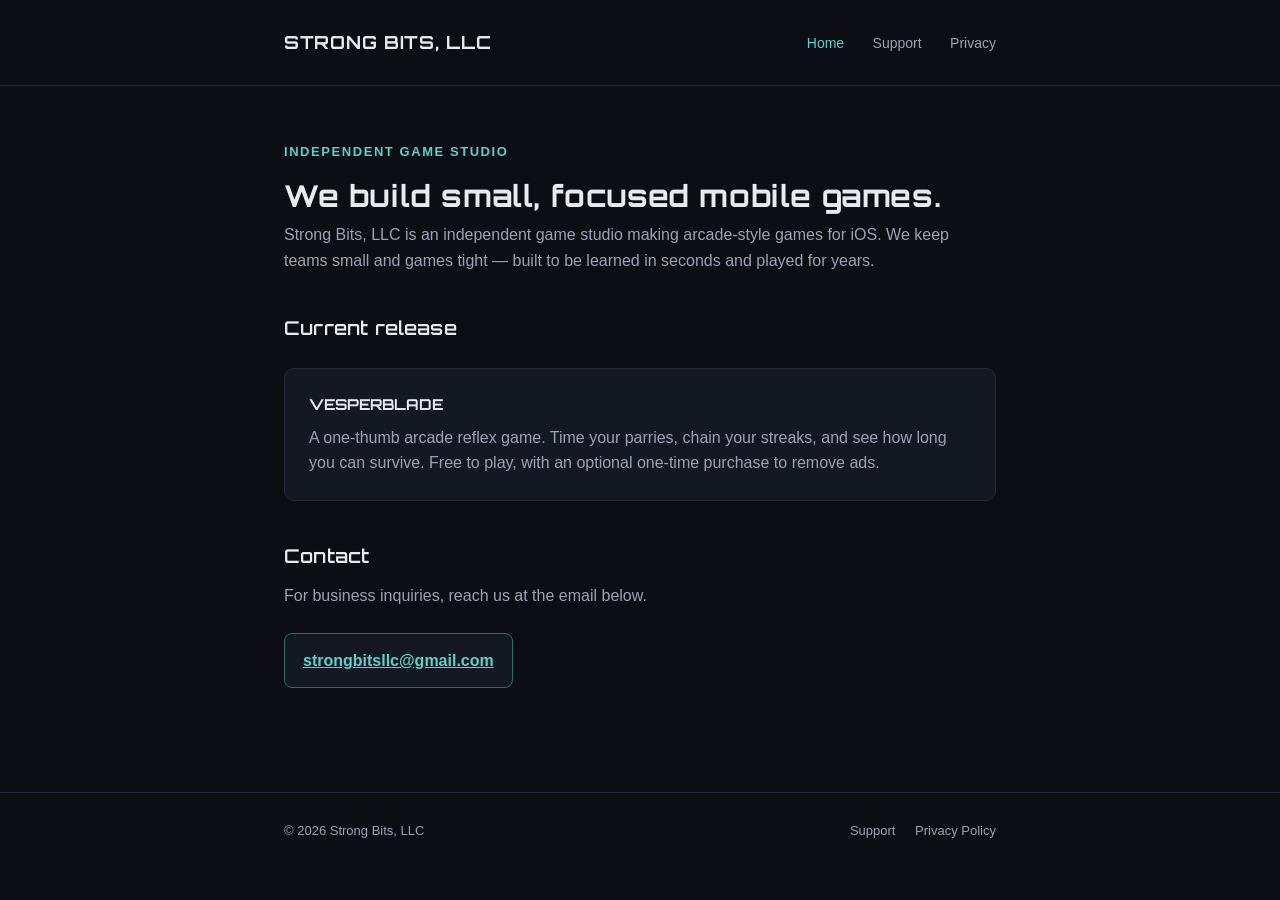
<file: index.html>
<!DOCTYPE html>
<html lang="en">
<head>
<meta charset="UTF-8">
<meta name="viewport" content="width=device-width, initial-scale=1.0">
<title>Strong Bits, LLC</title>
<link rel="preconnect" href="https://fonts.googleapis.com">
<link rel="preconnect" href="https://fonts.gstatic.com" crossorigin>
<link href="https://fonts.googleapis.com/css2?family=Orbitron:wght@600;700&display=swap" rel="stylesheet">
<link rel="stylesheet" href="styles.css">
</head>
<body>

<header class="site">
  <div class="wrap">
    <a class="brand" href="index.html">STRONG BITS, LLC</a>
    <nav class="site">
      <a href="index.html" class="active">Home</a>
      <a href="support.html">Support</a>
      <a href="privacy.html">Privacy</a>
    </nav>
  </div>
</header>

<main>
  <div class="wrap">
    <p class="eyebrow">Independent game studio</p>
    <h1>We build small, focused mobile games.</h1>
    <p>Strong Bits, LLC is an independent game studio making arcade-style games for iOS. We keep teams small and games tight — built to be learned in seconds and played for years.</p>

    <h2>Current release</h2>
    <div class="card">
      <h3>VESPERBLADE</h3>
      <p>A one-thumb arcade reflex game. Time your parries, chain your streaks, and see how long you can survive. Free to play, with an optional one-time purchase to remove ads.</p>
    </div>

    <h2>Contact</h2>
    <p>For business inquiries, reach us at the email below.</p>
    <div class="contact-box">
      <a href="mailto:strongbitsllc@gmail.com">strongbitsllc@gmail.com</a>
    </div>
  </div>
</main>

<footer class="site">
  <div class="wrap">
    <span>&copy; 2026 Strong Bits, LLC</span>
    <nav>
      <a href="support.html">Support</a>
      <a href="privacy.html">Privacy Policy</a>
    </nav>
  </div>
</footer>

</body>
</html>
</file>
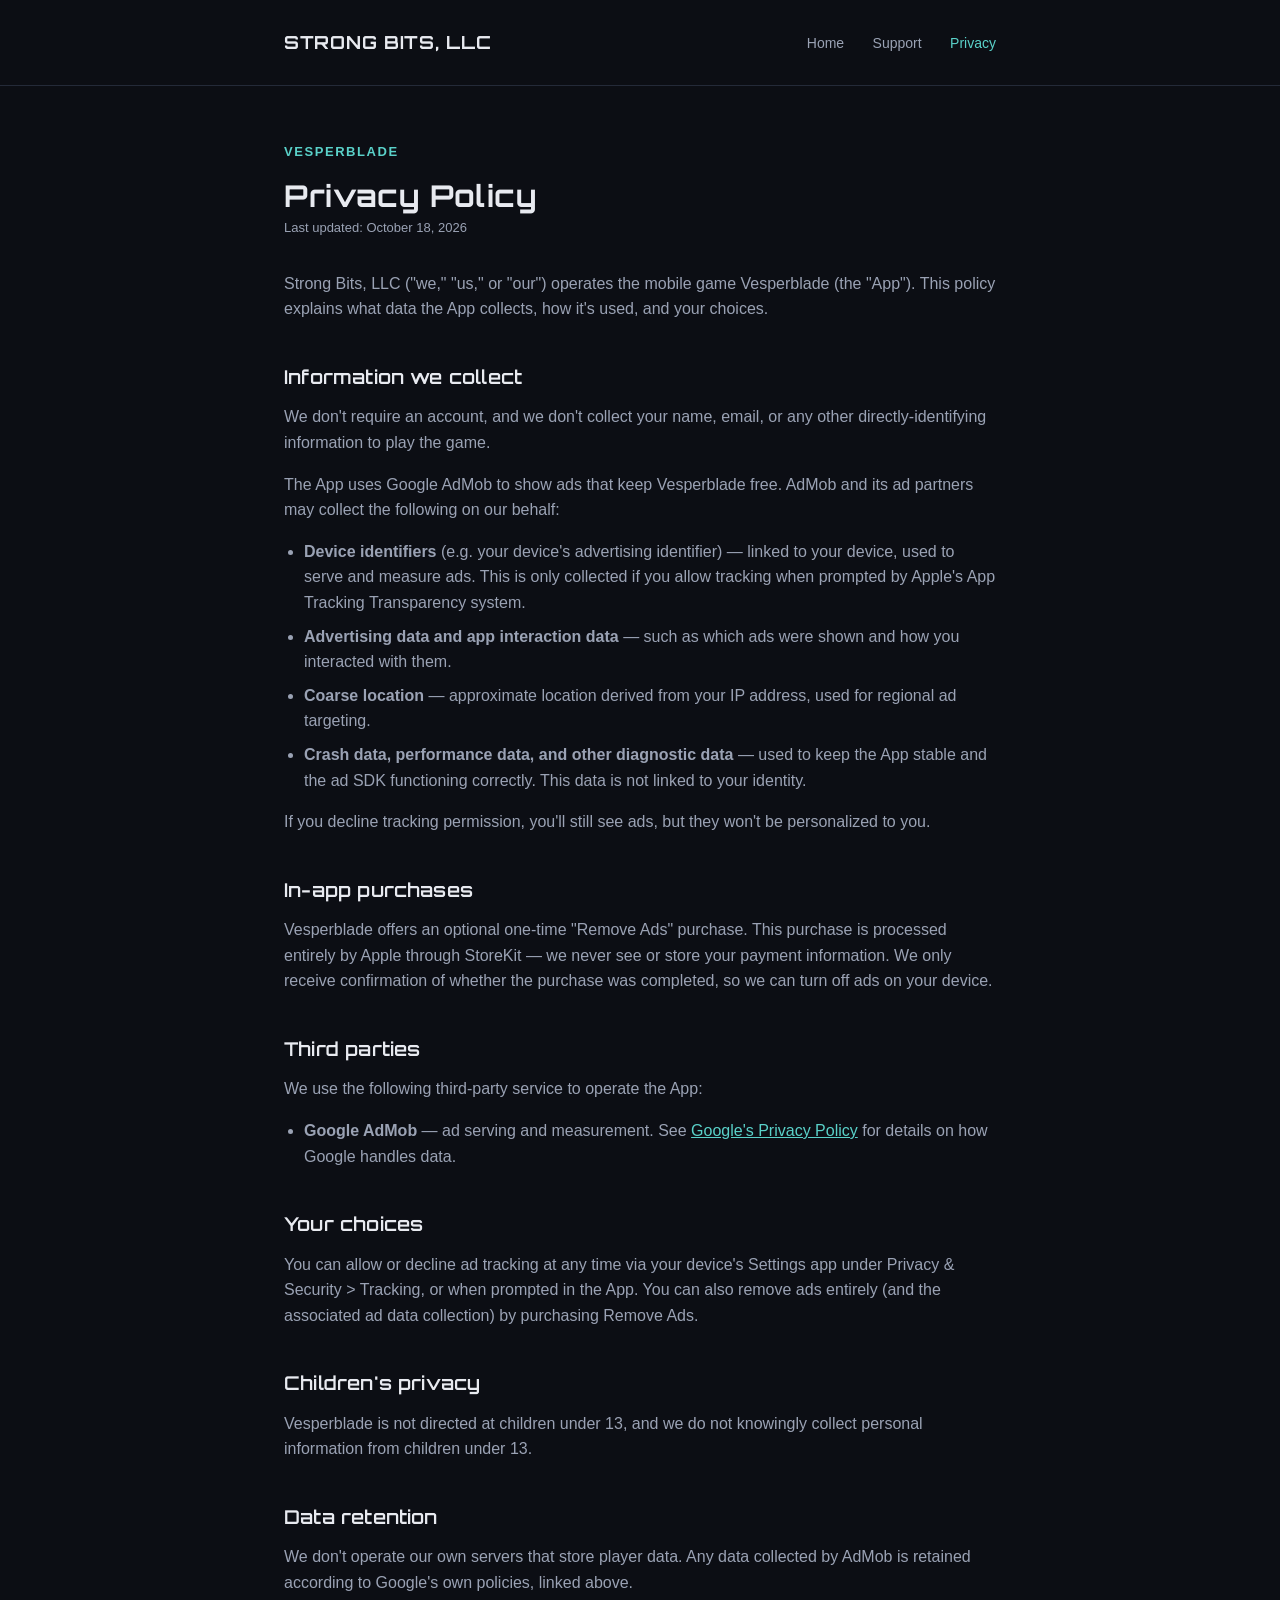
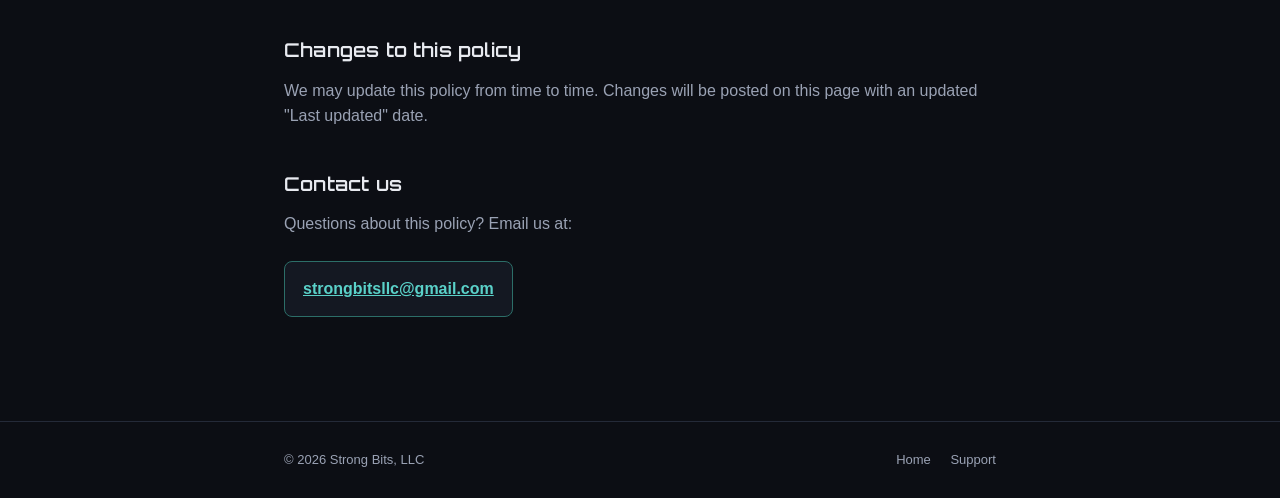
<file: privacy.html>
<!DOCTYPE html>
<html lang="en">
<head>
<meta charset="UTF-8">
<meta name="viewport" content="width=device-width, initial-scale=1.0">
<title>Privacy Policy — Strong Bits, LLC</title>
<link rel="preconnect" href="https://fonts.googleapis.com">
<link rel="preconnect" href="https://fonts.gstatic.com" crossorigin>
<link href="https://fonts.googleapis.com/css2?family=Orbitron:wght@600;700&display=swap" rel="stylesheet">
<link rel="stylesheet" href="styles.css">
</head>
<body>

<header class="site">
  <div class="wrap">
    <a class="brand" href="index.html">STRONG BITS, LLC</a>
    <nav class="site">
      <a href="index.html">Home</a>
      <a href="support.html">Support</a>
      <a href="privacy.html" class="active">Privacy</a>
    </nav>
  </div>
</header>

<main>
  <div class="wrap">
    <p class="eyebrow">Vesperblade</p>
    <h1>Privacy Policy</h1>
    <p class="meta">Last updated: October 18, 2026</p>

    <p>Strong Bits, LLC ("we," "us," or "our") operates the mobile game Vesperblade (the "App"). This policy explains what data the App collects, how it's used, and your choices.</p>

    <h2>Information we collect</h2>
    <p>We don't require an account, and we don't collect your name, email, or any other directly-identifying information to play the game.</p>
    <p>The App uses Google AdMob to show ads that keep Vesperblade free. AdMob and its ad partners may collect the following on our behalf:</p>
    <ul>
      <li><strong>Device identifiers</strong> (e.g. your device's advertising identifier) — linked to your device, used to serve and measure ads. This is only collected if you allow tracking when prompted by Apple's App Tracking Transparency system.</li>
      <li><strong>Advertising data and app interaction data</strong> — such as which ads were shown and how you interacted with them.</li>
      <li><strong>Coarse location</strong> — approximate location derived from your IP address, used for regional ad targeting.</li>
      <li><strong>Crash data, performance data, and other diagnostic data</strong> — used to keep the App stable and the ad SDK functioning correctly. This data is not linked to your identity.</li>
    </ul>
    <p>If you decline tracking permission, you'll still see ads, but they won't be personalized to you.</p>

    <h2>In-app purchases</h2>
    <p>Vesperblade offers an optional one-time "Remove Ads" purchase. This purchase is processed entirely by Apple through StoreKit — we never see or store your payment information. We only receive confirmation of whether the purchase was completed, so we can turn off ads on your device.</p>

    <h2>Third parties</h2>
    <p>We use the following third-party service to operate the App:</p>
    <ul>
      <li><strong>Google AdMob</strong> — ad serving and measurement. See <a href="https://policies.google.com/privacy">Google's Privacy Policy</a> for details on how Google handles data.</li>
    </ul>

    <h2>Your choices</h2>
    <p>You can allow or decline ad tracking at any time via your device's Settings app under Privacy &amp; Security &gt; Tracking, or when prompted in the App. You can also remove ads entirely (and the associated ad data collection) by purchasing Remove Ads.</p>

    <h2>Children's privacy</h2>
    <p>Vesperblade is not directed at children under 13, and we do not knowingly collect personal information from children under 13.</p>

    <h2>Data retention</h2>
    <p>We don't operate our own servers that store player data. Any data collected by AdMob is retained according to Google's own policies, linked above.</p>

    <h2>Changes to this policy</h2>
    <p>We may update this policy from time to time. Changes will be posted on this page with an updated "Last updated" date.</p>

    <h2>Contact us</h2>
    <p>Questions about this policy? Email us at:</p>
    <div class="contact-box">
      <a href="mailto:strongbitsllc@gmail.com">strongbitsllc@gmail.com</a>
    </div>
  </div>
</main>

<footer class="site">
  <div class="wrap">
    <span>&copy; 2026 Strong Bits, LLC</span>
    <nav>
      <a href="index.html">Home</a>
      <a href="support.html">Support</a>
    </nav>
  </div>
</footer>

</body>
</html>
</file>
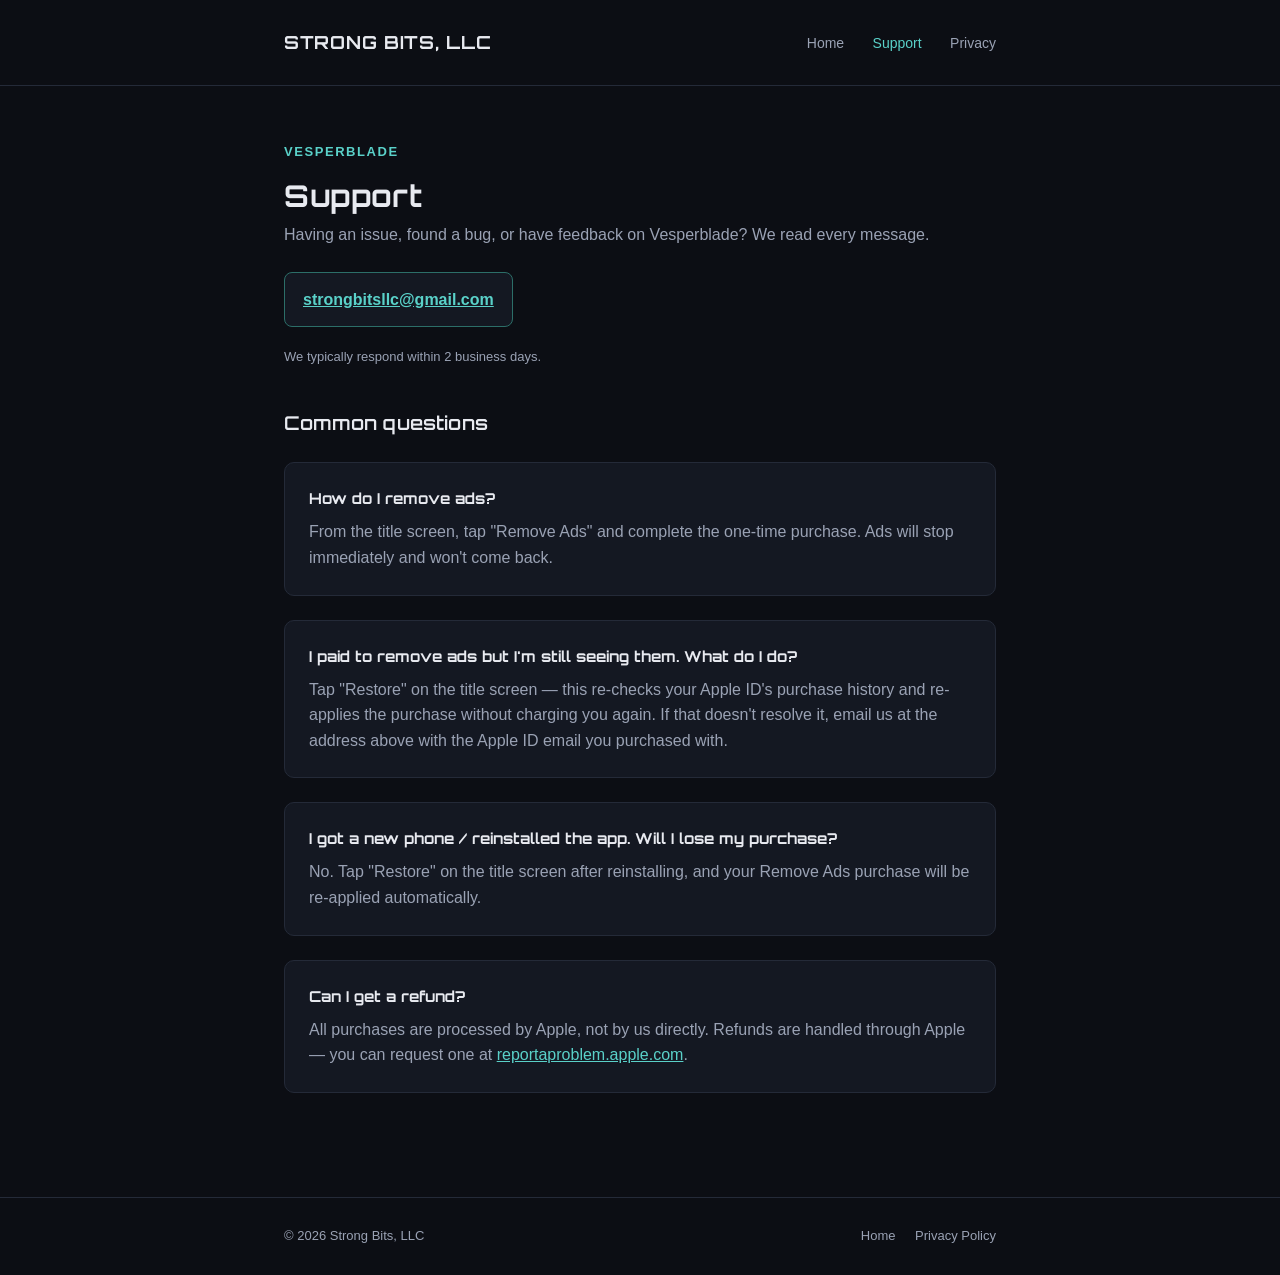
<file: support.html>
<!DOCTYPE html>
<html lang="en">
<head>
<meta charset="UTF-8">
<meta name="viewport" content="width=device-width, initial-scale=1.0">
<title>Support — Strong Bits, LLC</title>
<link rel="preconnect" href="https://fonts.googleapis.com">
<link rel="preconnect" href="https://fonts.gstatic.com" crossorigin>
<link href="https://fonts.googleapis.com/css2?family=Orbitron:wght@600;700&display=swap" rel="stylesheet">
<link rel="stylesheet" href="styles.css">
</head>
<body>

<header class="site">
  <div class="wrap">
    <a class="brand" href="index.html">STRONG BITS, LLC</a>
    <nav class="site">
      <a href="index.html">Home</a>
      <a href="support.html" class="active">Support</a>
      <a href="privacy.html">Privacy</a>
    </nav>
  </div>
</header>

<main>
  <div class="wrap">
    <p class="eyebrow">Vesperblade</p>
    <h1>Support</h1>
    <p>Having an issue, found a bug, or have feedback on Vesperblade? We read every message.</p>
    <div class="contact-box">
      <a href="mailto:strongbitsllc@gmail.com">strongbitsllc@gmail.com</a>
    </div>
    <p class="meta">We typically respond within 2 business days.</p>

    <h2>Common questions</h2>

    <div class="card">
      <h3>How do I remove ads?</h3>
      <p>From the title screen, tap "Remove Ads" and complete the one-time purchase. Ads will stop immediately and won't come back.</p>
    </div>

    <div class="card">
      <h3>I paid to remove ads but I'm still seeing them. What do I do?</h3>
      <p>Tap "Restore" on the title screen — this re-checks your Apple ID's purchase history and re-applies the purchase without charging you again. If that doesn't resolve it, email us at the address above with the Apple ID email you purchased with.</p>
    </div>

    <div class="card">
      <h3>I got a new phone / reinstalled the app. Will I lose my purchase?</h3>
      <p>No. Tap "Restore" on the title screen after reinstalling, and your Remove Ads purchase will be re-applied automatically.</p>
    </div>

    <div class="card">
      <h3>Can I get a refund?</h3>
      <p>All purchases are processed by Apple, not by us directly. Refunds are handled through Apple — you can request one at <a href="https://reportaproblem.apple.com">reportaproblem.apple.com</a>.</p>
    </div>
  </div>
</main>

<footer class="site">
  <div class="wrap">
    <span>&copy; 2026 Strong Bits, LLC</span>
    <nav>
      <a href="index.html">Home</a>
      <a href="privacy.html">Privacy Policy</a>
    </nav>
  </div>
</footer>

</body>
</html>
</file>
<file: styles.css>
:root {
  --bg: #0c0e14;
  --bg-raised: #141822;
  --border: #242a38;
  --text: #e8eaf0;
  --text-dim: #9aa2b4;
  --accent: #5ad1c9;
  --accent-dim: #2c6e68;
  --max-width: 760px;
}

* {
  box-sizing: border-box;
}

html, body {
  margin: 0;
  padding: 0;
}

body {
  background: var(--bg);
  color: var(--text);
  font-family: -apple-system, BlinkMacSystemFont, "Segoe UI", Roboto, sans-serif;
  line-height: 1.6;
  font-size: 16px;
}

.wrap {
  max-width: var(--max-width);
  margin: 0 auto;
  padding: 0 24px;
}

header.site {
  border-bottom: 1px solid var(--border);
  padding: 28px 0;
}

header.site .wrap {
  display: flex;
  align-items: center;
  justify-content: space-between;
  flex-wrap: wrap;
  gap: 12px;
}

.brand {
  font-family: "Orbitron", -apple-system, sans-serif;
  font-weight: 700;
  font-size: 18px;
  letter-spacing: 0.04em;
  color: var(--text);
  text-decoration: none;
}

nav.site a {
  color: var(--text-dim);
  text-decoration: none;
  margin-left: 24px;
  font-size: 14px;
}

nav.site a:hover,
nav.site a.active {
  color: var(--accent);
}

main {
  padding: 56px 0 80px;
}

h1 {
  font-family: "Orbitron", -apple-system, sans-serif;
  font-weight: 700;
  font-size: 30px;
  letter-spacing: 0.02em;
  margin: 0 0 8px;
  line-height: 1.25;
}

.eyebrow {
  color: var(--accent);
  font-size: 13px;
  text-transform: uppercase;
  letter-spacing: 0.12em;
  font-weight: 600;
  margin: 0 0 14px;
}

h2 {
  font-family: "Orbitron", -apple-system, sans-serif;
  font-weight: 600;
  font-size: 19px;
  letter-spacing: 0.01em;
  margin: 40px 0 12px;
}

p {
  color: var(--text-dim);
  margin: 0 0 16px;
}

a {
  color: var(--accent);
}

.card {
  background: var(--bg-raised);
  border: 1px solid var(--border);
  border-radius: 10px;
  padding: 24px;
  margin: 24px 0;
}

.card h3 {
  font-family: "Orbitron", -apple-system, sans-serif;
  font-size: 15px;
  margin: 0 0 8px;
  color: var(--text);
}

.card p {
  margin: 0;
}

ul {
  color: var(--text-dim);
  padding-left: 20px;
}

li {
  margin-bottom: 8px;
}

.meta {
  color: var(--text-dim);
  font-size: 13px;
  margin-top: -4px;
  margin-bottom: 32px;
}

footer.site {
  border-top: 1px solid var(--border);
  padding: 28px 0;
  color: var(--text-dim);
  font-size: 13px;
}

footer.site .wrap {
  display: flex;
  align-items: center;
  justify-content: space-between;
  flex-wrap: wrap;
  gap: 12px;
}

footer.site a {
  color: var(--text-dim);
  margin-left: 16px;
  text-decoration: none;
}

footer.site a:hover {
  color: var(--accent);
}

.contact-box {
  display: inline-block;
  background: var(--bg-raised);
  border: 1px solid var(--accent-dim);
  border-radius: 8px;
  padding: 14px 18px;
  margin: 8px 0 24px;
}

.contact-box a {
  font-size: 16px;
  font-weight: 600;
}
</file>
